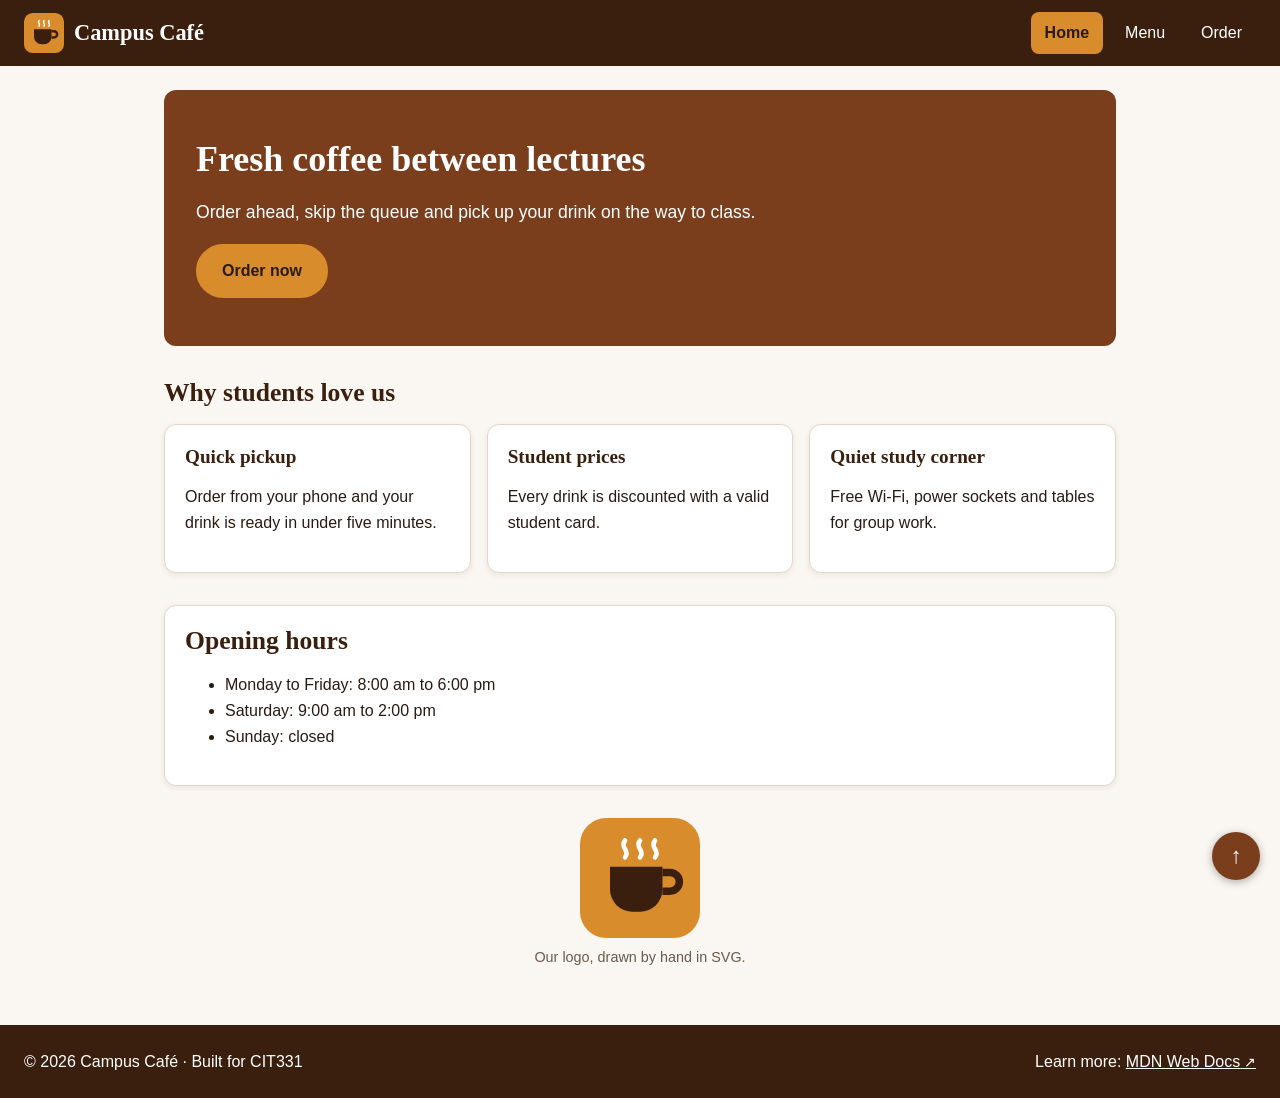
<file: index.html>
<!DOCTYPE html>
<html lang="en">
<head>
  <meta charset="UTF-8">
  <meta name="viewport" content="width=device-width, initial-scale=1.0">
  <meta name="description" content="Campus Café: fresh coffee, snacks and a quiet study space.">
  <title>Campus Café | Home</title>
  <link rel="stylesheet" href="css/styles.css">
</head>
<body id="top">
  <a class="skip-link" href="#main">Skip to main content</a>
 
  <header class="site-header">
    <a class="brand" href="index.html">
      <img src="images/logo.svg" alt="" width="40" height="40">
      <span>Campus Café</span>
    </a>
    <nav aria-label="Main">
      <ul class="nav-list">
        <li><a href="index.html" class="active" aria-current="page">Home</a></li>
        <li><a href="menu.html">Menu</a></li>
        <li><a href="order.html">Order</a></li>
      </ul>
    </nav>
  </header>
 
  <main id="main">
    <section class="hero">
      <h1>Fresh coffee between lectures</h1>
      <p>Order ahead, skip the queue and pick up your drink on the way to class.</p>
      <a class="btn" href="order.html">Order now</a>
    </section>
 
    <section class="highlights">
      <h2>Why students love us</h2>
      <div class="card-row">
        <article class="card">
          <h3>Quick pickup</h3>
          <p>Order from your phone and your drink is ready in under five minutes.</p>
        </article>
        <article class="card">
          <h3>Student prices</h3>
          <p>Every drink is discounted with a valid student card.</p>
        </article>
        <article class="card">
          <h3>Quiet study corner</h3>
          <p>Free Wi-Fi, power sockets and tables for group work.</p>
        </article>
      </div>
    </section>
 
    <aside class="card notice">
      <h2>Opening hours</h2>
      <ul>
        <li>Monday to Friday: <time datetime="08:00">8:00 am</time> to <time datetime="18:00">6:00 pm</time></li>
        <li>Saturday: <time datetime="09:00">9:00 am</time> to <time datetime="14:00">2:00 pm</time></li>
        <li>Sunday: closed</li>
      </ul>
    </aside>
 
    <figure class="logo-figure">
      <img src="images/logo.svg" alt="Campus Café logo: a coffee cup with steam" width="120" height="120">
      <figcaption>Our logo, drawn by hand in SVG.</figcaption>
    </figure>
  </main>
 
  <footer class="site-footer">
    <p>&copy; 2026 Campus Café &middot; Built for CIT331</p>
    <p>Learn more: <a href="https://developer.mozilla.org/" target="_blank" rel="noopener noreferrer">MDN Web Docs</a></p>
  </footer>
 
  <a class="back-to-top" href="#top" aria-label="Back to top">&uarr;</a>
</body>
</html>
</file>
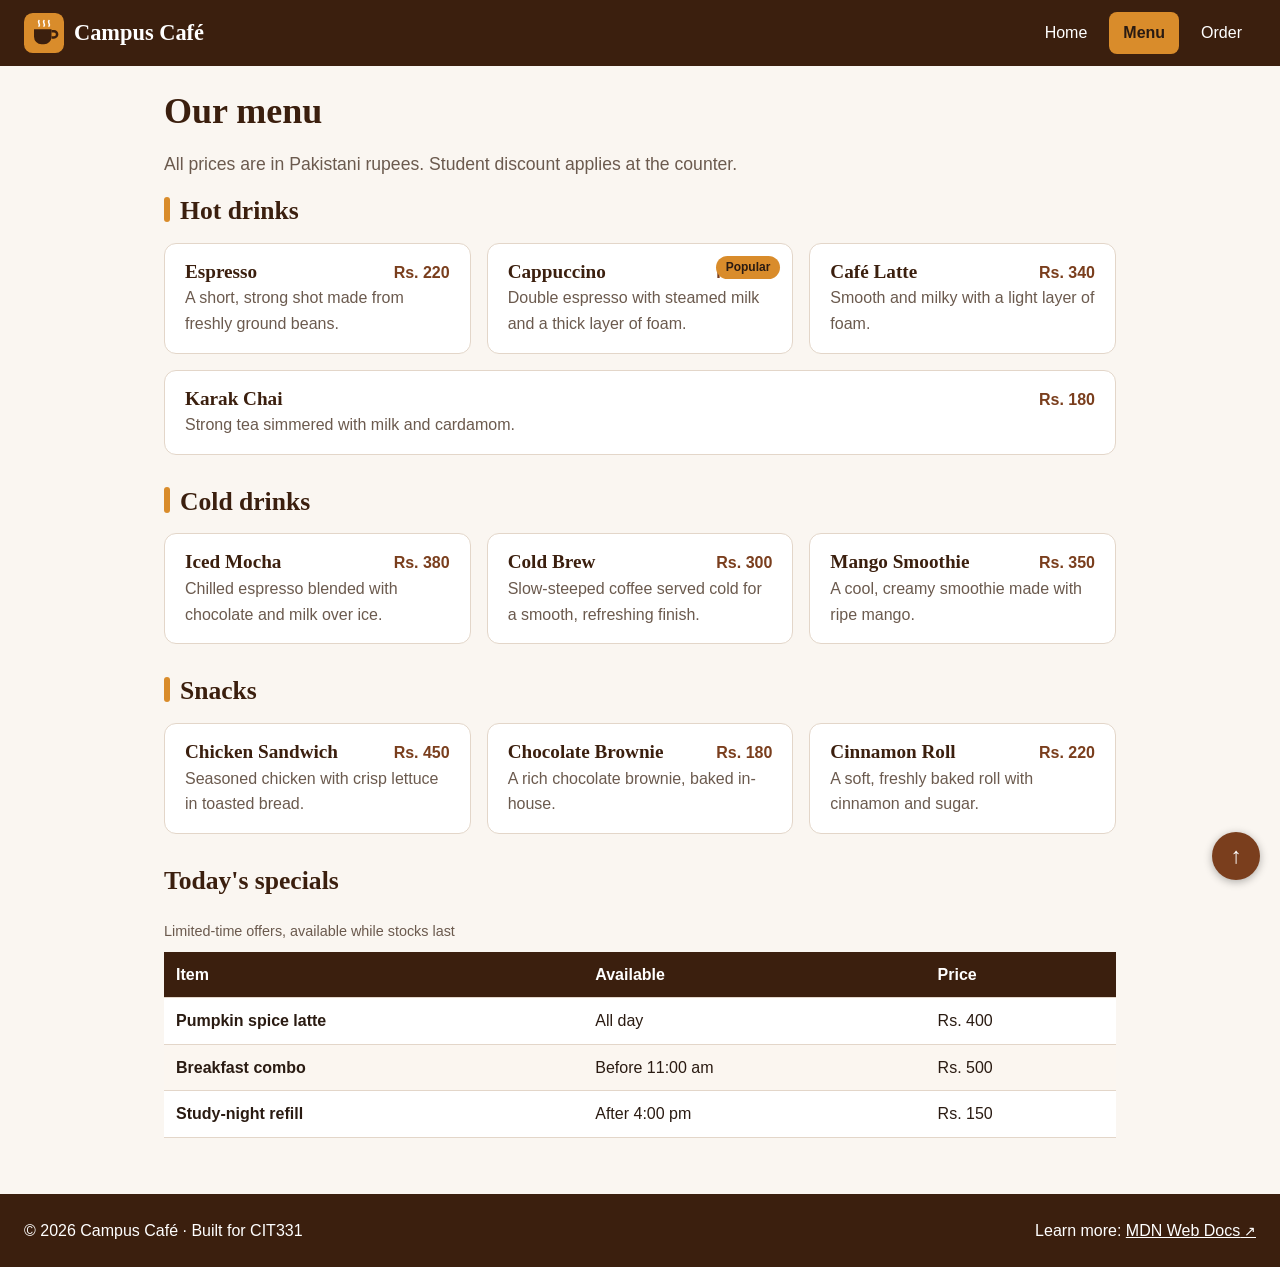
<file: menu.html>
<!DOCTYPE html>
<html lang="en">
<head>
  <meta charset="UTF-8">
  <meta name="viewport" content="width=device-width, initial-scale=1.0">
  <meta name="description" content="The Campus Café menu: hot drinks, cold drinks and snacks.">
  <title>Campus Café | Menu</title>
  <link rel="stylesheet" href="css/styles.css">
</head>
<body id="top">
  <a class="skip-link" href="#main">Skip to main content</a>
 
  <header class="site-header">
    <a class="brand" href="index.html">
      <img src="images/logo.svg" alt="" width="40" height="40">
      <span>Campus Café</span>
    </a>
    <nav aria-label="Main">
      <ul class="nav-list">
        <li><a href="index.html">Home</a></li>
        <li><a href="menu.html" class="active" aria-current="page">Menu</a></li>
        <li><a href="order.html">Order</a></li>
      </ul>
    </nav>
  </header>
 
  <main id="main">
    <h1>Our menu</h1>
    <p>All prices are in Pakistani rupees. Student discount applies at the counter.</p>
 
    <section class="menu-group">
      <h2>Hot drinks</h2>
      <div class="menu-list">
        <article class="menu-item">
          <div class="item-head">
            <h3>Espresso</h3>
            <span class="price">Rs. 220</span>
          </div>
          <p>A short, strong shot made from freshly ground beans.</p>
        </article>
        <article class="menu-item">
          <span class="badge">Popular</span>
          <div class="item-head">
            <h3>Cappuccino</h3>
            <span class="price">Rs. 320</span>
          </div>
          <p>Double espresso with steamed milk and a thick layer of foam.</p>
        </article>
        <article class="menu-item">
          <div class="item-head">
            <h3>Caf&eacute; Latte</h3>
            <span class="price">Rs. 340</span>
          </div>
          <p>Smooth and milky with a light layer of foam.</p>
        </article>
        <article class="menu-item">
          <div class="item-head">
            <h3>Karak Chai</h3>
            <span class="price">Rs. 180</span>
          </div>
          <p>Strong tea simmered with milk and cardamom.</p>
        </article>
      </div>
    </section>
 
    <section class="menu-group">
      <h2>Cold drinks</h2>
      <div class="menu-list">
        <article class="menu-item">
          <div class="item-head">
            <h3>Iced Mocha</h3>
            <span class="price">Rs. 380</span>
          </div>
          <p>Chilled espresso blended with chocolate and milk over ice.</p>
        </article>
        <article class="menu-item">
          <div class="item-head">
            <h3>Cold Brew</h3>
            <span class="price">Rs. 300</span>
          </div>
          <p>Slow-steeped coffee served cold for a smooth, refreshing finish.</p>
        </article>
        <article class="menu-item">
          <div class="item-head">
            <h3>Mango Smoothie</h3>
            <span class="price">Rs. 350</span>
          </div>
          <p>A cool, creamy smoothie made with ripe mango.</p>
        </article>
      </div>
    </section>

    <section class="menu-group">
      <h2>Snacks</h2>
      <div class="menu-list">
        <article class="menu-item">
          <div class="item-head">
            <h3>Chicken Sandwich</h3>
            <span class="price">Rs. 450</span>
          </div>
          <p>Seasoned chicken with crisp lettuce in toasted bread.</p>
        </article>
        <article class="menu-item">
          <div class="item-head">
            <h3>Chocolate Brownie</h3>
            <span class="price">Rs. 180</span>
          </div>
          <p>A rich chocolate brownie, baked in-house.</p>
        </article>
        <article class="menu-item">
          <div class="item-head">
            <h3>Cinnamon Roll</h3>
            <span class="price">Rs. 220</span>
          </div>
          <p>A soft, freshly baked roll with cinnamon and sugar.</p>
        </article>
      </div>
    </section>
 
    <section class="specials">
      <h2>Today's specials</h2>
      <div class="table-wrap">
        <table>
          <caption>Limited-time offers, available while stocks last</caption>
          <thead>
            <tr>
              <th scope="col">Item</th>
              <th scope="col">Available</th>
              <th scope="col">Price</th>
            </tr>
          </thead>
          <tbody>
            <tr><th scope="row">Pumpkin spice latte</th><td>All day</td><td>Rs. 400</td></tr>
            <tr><th scope="row">Breakfast combo</th><td>Before 11:00 am</td><td>Rs. 500</td></tr>
            <tr><th scope="row">Study-night refill</th><td>After 4:00 pm</td><td>Rs. 150</td></tr>
          </tbody>
        </table>
      </div>
    </section>
  </main>
 
  <footer class="site-footer">
    <p>&copy; 2026 Campus Caf&eacute; &middot; Built for CIT331</p>
    <p>Learn more: <a href="https://developer.mozilla.org/" target="_blank" rel="noopener noreferrer">MDN Web Docs</a></p>
  </footer>
 
  <a class="back-to-top" href="#top" aria-label="Back to top">&uarr;</a>
</body>
</html>
</file>
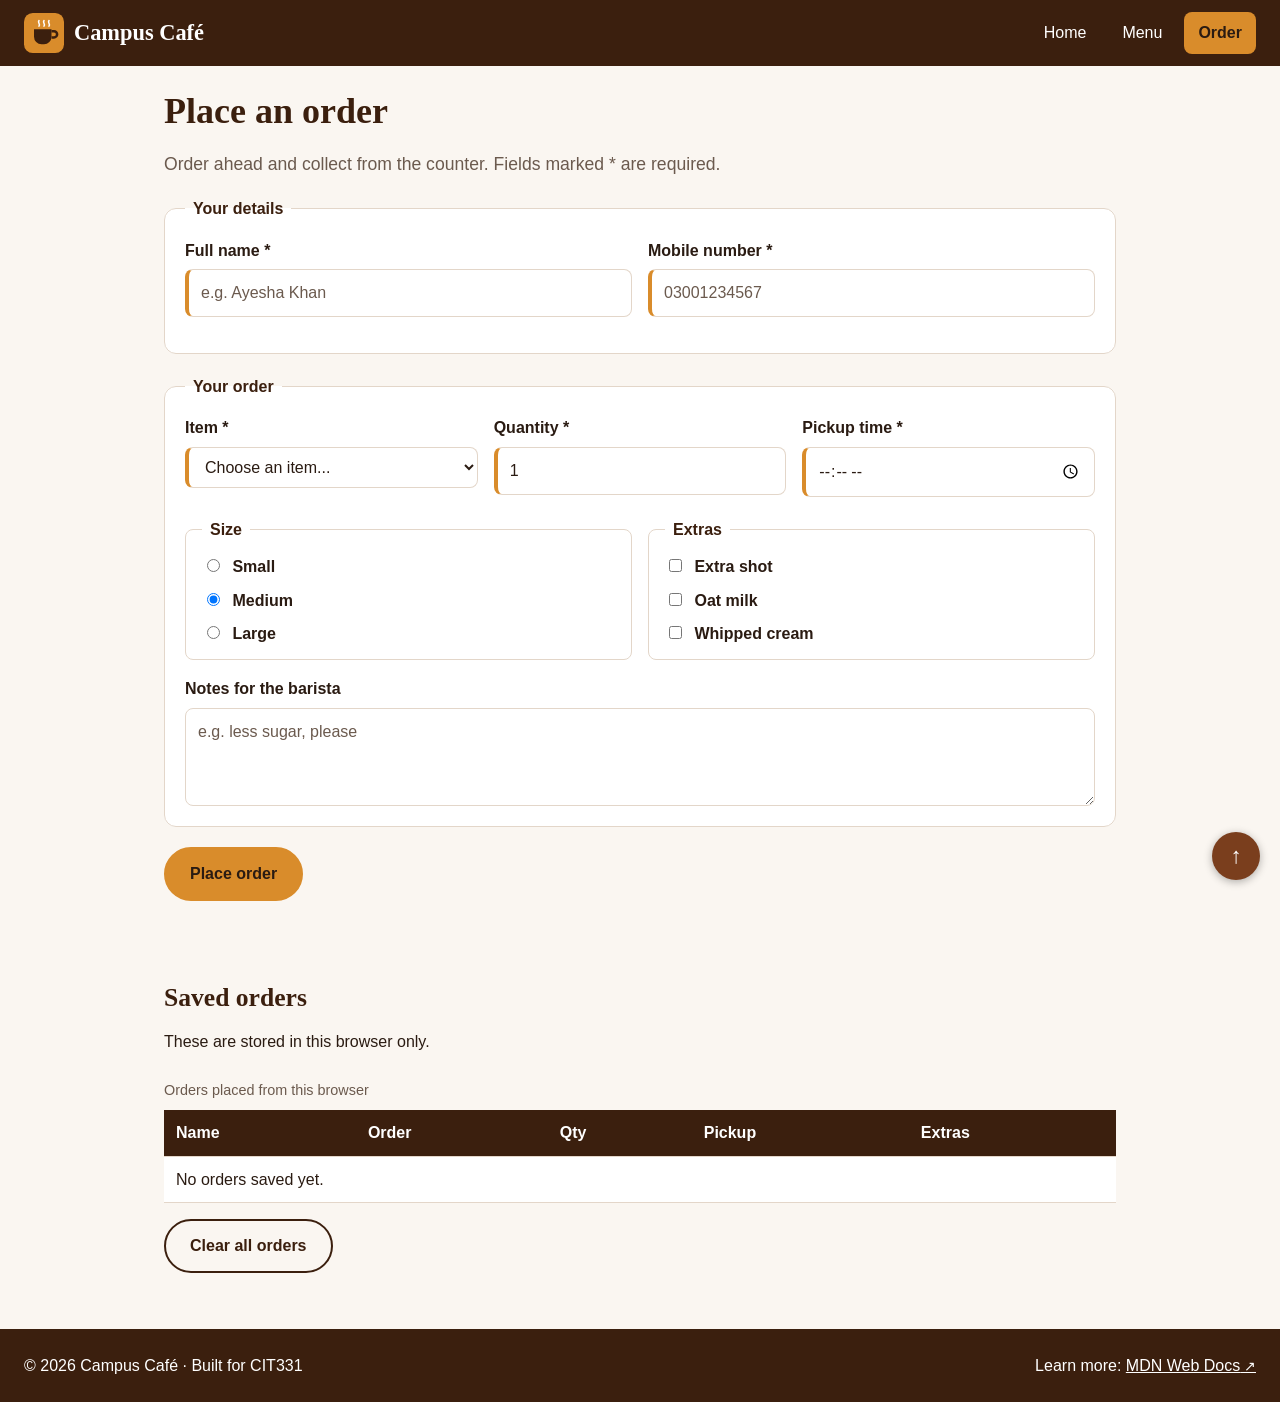
<file: order.html>
<!DOCTYPE html>
<html lang="en">
<head>
  <meta charset="UTF-8">
  <meta name="viewport" content="width=device-width, initial-scale=1.0">
  <meta name="description" content="Order ahead from Campus Café and collect at the counter.">
  <title>Campus Café | Order</title>
  <link rel="stylesheet" href="css/styles.css">
  <script src="js/order.js" defer></script>
</head>
<body id="top">
  <a class="skip-link" href="#main">Skip to main content</a>
 
  <header class="site-header">
    <a class="brand" href="index.html">
      <img src="images/logo.svg" alt="" width="40" height="40">
      <span>Campus Café</span>
    </a>
    <nav aria-label="Main">
      <ul class="nav-list">
        <li><a href="index.html">Home</a></li>
        <li><a href="menu.html">Menu</a></li>
        <li><a href="order.html" class="active" aria-current="page">Order</a></li>
      </ul>
    </nav>
  </header>
 
 <main id="main">
  <h1>Place an order</h1>
  <p>Order ahead and collect from the counter. Fields marked * are required.</p>
 
  <form id="order-form" action="#" method="post">
    <fieldset>
      <legend>Your details</legend>
      <div class="form-row">
        <div class="field">
          <label for="name">Full name *</label>
          <input type="text" id="name" name="name" required minlength="3"
                 maxlength="50" placeholder="e.g. Ayesha Khan" autocomplete="name">
        </div>
        <div class="field">
          <label for="phone">Mobile number *</label>
          <input type="tel" id="phone" name="phone" required pattern="03[0-9]{9}"
                 title="11 digits starting with 03, for example 03001234567"
                 placeholder="03001234567" autocomplete="tel">
        </div>
      </div>
    </fieldset>
 
    <fieldset>
      <legend>Your order</legend>
      <div class="form-row">
        <div class="field">
          <label for="item">Item *</label>
          <select id="item" name="item" required>
            <option value="" disabled selected>Choose an item...</option>
            <option>Espresso</option>
            <option>Cappuccino</option>
            <option>Caf&eacute; Latte</option>
            <option>Karak Chai</option>
            <option>Iced Mocha</option>
            <option>Cold Brew</option>
            <option>Mango Smoothie</option>
            <option>Chicken Sandwich</option>
            <option>Chocolate Brownie</option>
            <option>Cinnamon Roll</option>
          </select>
        </div>
        <div class="field">
          <label for="qty">Quantity *</label>
          <input type="number" id="qty" name="qty" required min="1" max="10" value="1">
        </div>
        <div class="field">
          <label for="pickup">Pickup time *</label>
          <input type="time" id="pickup" name="pickup" required min="08:00" max="18:00">
        </div>
      </div>
 
      <div class="form-row">
        <fieldset class="choice">
          <legend>Size</legend>
          <label><input type="radio" name="size" value="Small"> Small</label>
          <label><input type="radio" name="size" value="Medium" checked> Medium</label>
          <label><input type="radio" name="size" value="Large"> Large</label>
        </fieldset>
        <fieldset class="choice">
          <legend>Extras</legend>
          <label><input type="checkbox" name="extras" value="Extra shot"> Extra shot</label>
          <label><input type="checkbox" name="extras" value="Oat milk"> Oat milk</label>
          <label><input type="checkbox" name="extras" value="Whipped cream"> Whipped cream</label>
        </fieldset>
      </div>
 
      <div class="field">
        <label for="notes">Notes for the barista</label>
        <textarea id="notes" name="notes" rows="3" maxlength="200"
                  placeholder="e.g. less sugar, please"></textarea>
      </div>
    </fieldset>
 
    <button type="submit" class="btn">Place order</button>
    <p id="message" role="status" aria-live="polite"></p>
  </form>
 
  <section class="saved-orders">
    <h2>Saved orders</h2>
    <p>These are stored in this browser only.</p>
    <div class="table-wrap">
      <table>
        <caption>Orders placed from this browser</caption>
        <thead>
          <tr>
            <th scope="col">Name</th>
            <th scope="col">Order</th>
            <th scope="col">Qty</th>
            <th scope="col">Pickup</th>
            <th scope="col">Extras</th>
          </tr>
        </thead>
        <tbody id="orders-body"></tbody>
      </table>
    </div>
    <button type="button" id="clear-orders" class="btn btn-secondary">Clear all orders</button>
  </section>
</main>

  <footer class="site-footer">
    <p>&copy; 2026 Campus Café &middot; Built for CIT331</p>
    <p>Learn more: <a href="https://developer.mozilla.org/" target="_blank" rel="noopener noreferrer">MDN Web Docs</a></p>
  </footer>

  <a class="back-to-top" href="#top" aria-label="Back to top">&uarr;</a>
</body>
</html>
</file>
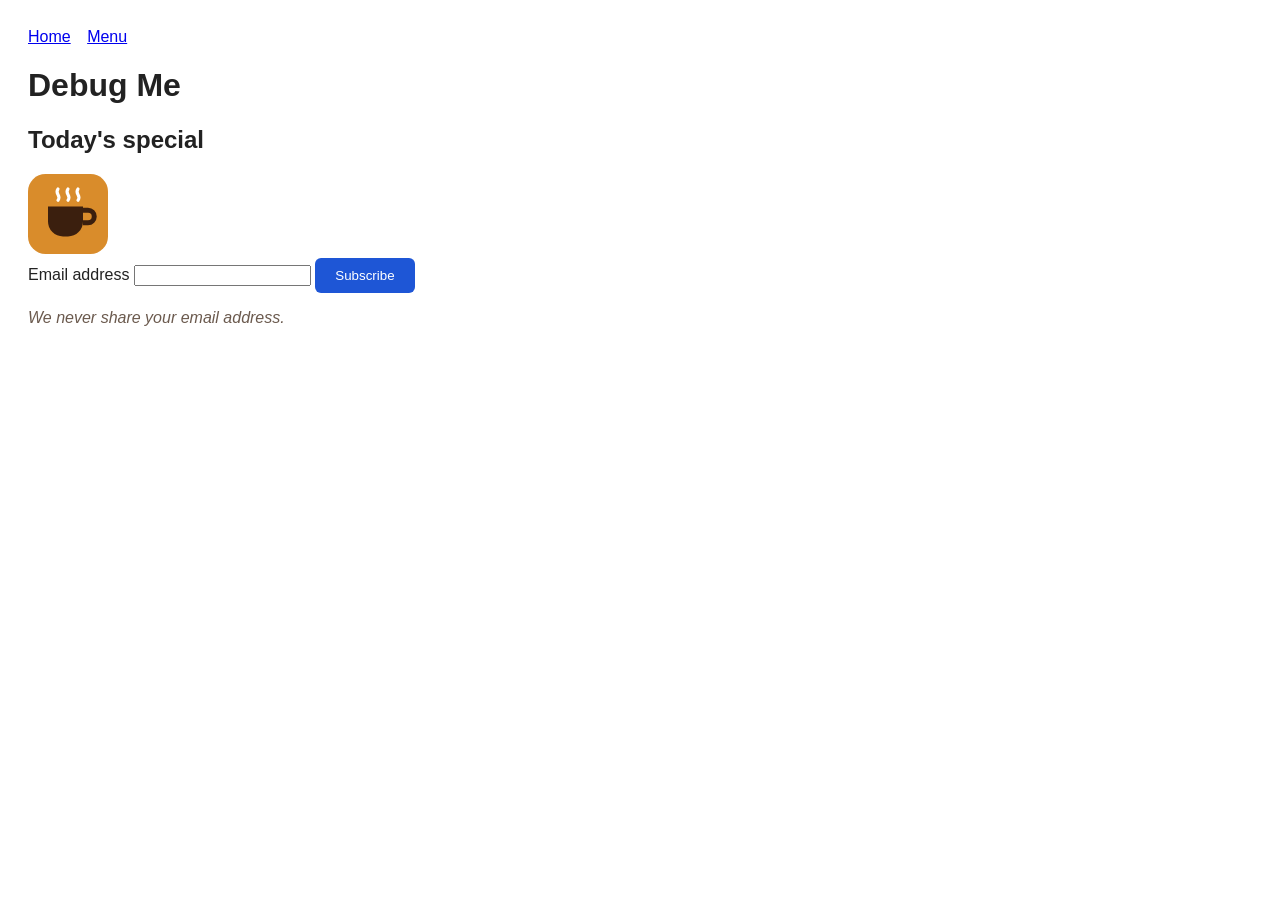
<file: debug/bugs.html>
<!DOCTYPE html>
<html lang="en">
<head>
  <meta charset="UTF-8">
  <meta name="viewport" content="width=device-width, initial-scale=1.0">
  <title>Debug Me</title>
  <link rel="stylesheet" href="bugs.css">
</head>
<body>
  <div class="menu">
    <a href="../index.html">Home</a>
    <a href="../menu.html">Menu</a>
  </div>
 
  <main>
    <h1>Debug Me</h1>
    <h2>Today's special</h2>
    <img src="../images/logo.svg" alt="Campus Café coffee cup logo" width="80" height="80">
 
    <form id="subscribe-form">
      <label for="email">Email address</label>
      <input type="email" id="email" name="email" required>
      <button class="btn" type="submit">Subscribe</button>
    </form>
    <p id="subscribe-status" role="status" aria-live="polite"></p>
 
    <p class="note">We never share your email address.</p>
  </main>
  <script>
    document.querySelector("#subscribe-form").addEventListener("submit", function (event) {
      event.preventDefault();
      document.querySelector("#subscribe-status").textContent =
        "Subscription is not available on this demo page.";
    });
  </script>
</body>
</html>
</file>
<file: css/styles.css>
/* ===== Campus Café: styles.css ===== */
 
/* ---------- 1. Reset, tokens and base typography ---------- */
*, *::before, *::after {
  box-sizing: border-box;
}
 
:root {
  --brand: #7a3e1d;
  --brand-dark: #3b1f0e;
  --accent: #d98c2b;
  --bg: #faf6f1;
  --surface: #ffffff;
  --text: #2a1b12;
  --muted: #6b5a4e;
  --border: #e3d6c9;
  --space: 16px;
  --radius: 12px;
}
 
body {
  margin: 0;
  font-family: "Segoe UI", Arial, sans-serif;
  font-size: 1rem;
  line-height: 1.6;
  color: var(--text);
  background: var(--bg);
}

/* ---------- 2. Headings, links, focus ---------- */
h1, h2, h3 {
  font-family: Georgia, "Times New Roman", serif;
  color: var(--brand-dark);
  line-height: 1.2;
}
h1 { font-size: 2.25rem; margin: 0 0 var(--space); }
h2 { font-size: 1.6rem;  margin: 0 0 var(--space); }
h3 { font-size: 1.2rem;  margin: 0 0 8px; }
 
a { color: var(--brand); }
a:hover {
  color: var(--brand-dark);
  text-decoration-thickness: 3px;
}
 
a:focus-visible,
button:focus-visible,
input:focus-visible,
select:focus-visible,
textarea:focus-visible {
  outline: 3px solid var(--brand);
  outline-offset: 3px;
}

/* ---------- 3. Page shell ---------- */
#main {
  max-width: 1000px;
  margin: 0 auto;
  padding: 24px;
}
main > section,
main > aside,
main > figure {
  margin: 0 0 32px;
}
h1 + p {
  font-size: 1.1rem;
  color: var(--muted);
}
 
/* ---------- 4. Header and navigation ---------- */
.site-header {
  background: var(--brand-dark);
  color: #fff;
  padding: 12px 24px;
}
.brand {
  color: #fff;
  text-decoration: none;
  font-family: Georgia, "Times New Roman", serif;
  font-size: 1.4rem;
  font-weight: 700;
}
.nav-list {
  list-style: none;
  margin: 12px 0 0;
  padding: 0;
}
.nav-list li { display: inline-block; }
.nav-list a {
  display: inline-block;
  color: #fff;
  text-decoration: none;
  padding: 8px 14px;
  border-radius: 8px;
}
.nav-list a:not(.active):hover {
  background: rgba(255, 255, 255, 0.18);
}
.nav-list a.active {
  background: var(--accent);
  color: var(--text);
  font-weight: 700;
}
 
/* ---------- 5. Footer ---------- */
.site-footer {
  background: var(--brand-dark);
  color: #fff;
  padding: 20px 24px;
}
.site-footer p { margin: 4px 0; }
.site-footer a { color: #fff; }

/* ---------- 6. Hero, buttons, cards ---------- */
.hero {
  background: var(--brand);
  color: #fff;
  padding: 48px 32px;
  border-radius: var(--radius);
}
.hero h1,
.hero p {
  color: #fff;
}
.hero h1 { margin-bottom: 12px; }
 
.btn {
  display: inline-block;
  background: var(--accent);
  color: var(--text);
  font: inherit;
  font-weight: 700;
  padding: 12px 24px;
  border: 2px solid var(--accent);
  border-radius: 999px;
  text-decoration: none;
  cursor: pointer;
}
.btn:hover {
  background: var(--brand-dark);
  border-color: var(--brand-dark);
  color: #fff;
}
.btn-secondary {
  background: transparent;
  color: var(--brand-dark);
  border-color: var(--brand-dark);
}
.btn-secondary:hover {
  background: var(--brand-dark);
  color: #fff;
}
 
.card {
  background: var(--surface);
  border: 1px solid var(--border);
  border-radius: var(--radius);
  padding: 20px;
  box-shadow: 0 2px 6px rgba(59, 31, 14, 0.08);
}
.logo-figure { text-align: center; }
figcaption { color: var(--muted); font-size: 0.9rem; }

/* ---------- 7. Menu, tables ---------- */
.menu-group h2::before {
  content: "";
  display: inline-block;
  width: 6px;
  height: 1em;
  margin-right: 10px;
  background: var(--accent);
  border-radius: 3px;
  vertical-align: -0.12em;
}
.menu-item {
  background: var(--surface);
  border: 1px solid var(--border);
  border-radius: var(--radius);
  padding: 16px 20px;
  margin-bottom: 16px;
}
.menu-item p { margin: 0; color: var(--muted); }
.item-head h3 { margin: 0; }
.price { font-weight: 700; color: var(--brand); }
 
table {
  width: 100%;
  border-collapse: collapse;
  background: var(--surface);
}
caption {
  text-align: left;
  padding: 8px 0;
  color: var(--muted);
  font-size: 0.9rem;
}
th, td {
  text-align: left;
  padding: 10px 12px;
  border-bottom: 1px solid var(--border);
}
thead th {
  background: var(--brand-dark);
  color: #fff;
}
tbody th { font-weight: 600; }
tbody tr:nth-child(even) { background: #fbf6f0; }
 
/* ---------- 8. Attribute selectors and pseudo-elements ---------- */
a[href^="http"]::after {
  content: " \2197";
  font-size: 0.85em;
}

/* ---------- 9. Forms ---------- */
form > fieldset {
  background: var(--surface);
  border: 1px solid var(--border);
  border-radius: var(--radius);
  padding: 16px 20px;
  margin: 0 0 20px;
}
legend {
  font-weight: 700;
  padding: 0 8px;
  color: var(--brand-dark);
}
label { font-weight: 600; }
 
input, select, textarea {
  font: inherit;
  width: 100%;
  padding: 10px 12px;
  border: 1px solid var(--border);
  border-radius: 8px;
  background: #fff;
  color: var(--text);
}
input[type="radio"],
input[type="checkbox"] {
  width: auto;
  margin-right: 8px;
}
input[required],
select[required] {
  border-left: 4px solid var(--accent);
}
input[placeholder]:not(:placeholder-shown):invalid {
  border-color: #b3261e;
}
::placeholder {
  color: var(--muted);
  opacity: 1;
}
#message {
  min-height: 1.6em;
  font-weight: 600;
  color: #0a6b50;
}

/* ---------- 10. Positioning ---------- */
 
/* sticky: stays at the top while the page scrolls */
.site-header {
  position: sticky;
  top: 0;
  z-index: 100;
}
 
/* absolute: placed inside its nearest positioned parent */
.menu-item { position: relative; }
.badge {
  position: absolute;
  top: 12px;
  right: 12px;
  background: var(--accent);
  color: var(--text);
  font-size: 0.75rem;
  font-weight: 700;
  padding: 2px 10px;
  border-radius: 999px;
}
 
/* fixed: stays in the corner of the screen */
.back-to-top {
  position: fixed;
  right: 20px;
  bottom: 20px;
  width: 48px;
  height: 48px;
  display: flex;
  align-items: center;
  justify-content: center;
  background: var(--brand);
  color: #fff;
  font-size: 1.4rem;
  text-decoration: none;
  border-radius: 50%;
  box-shadow: 0 2px 8px rgba(0, 0, 0, 0.3);
}
.back-to-top:hover { background: var(--brand-dark); color: #fff; }
 
/* skip link: parked off-screen until it gets keyboard focus */
.skip-link {
  position: absolute;
  left: -9999px;
  top: 0;
}
.skip-link:focus {
  left: 8px;
  top: 8px;
  z-index: 200;
  background: #fff;
  color: var(--brand-dark);
  padding: 8px 14px;
  border-radius: 8px;
}

/* ---------- 11. Flexbox: header, nav, footer ---------- */
.site-header {
  display: flex;
  flex-wrap: wrap;
  align-items: center;
  justify-content: space-between;
  gap: 12px;
}
.brand {
  display: flex;
  align-items: center;
  gap: 10px;
}
.nav-list {
  display: flex;
  gap: 8px;
  margin: 0;
}
 
.site-footer {
  display: flex;
  flex-wrap: wrap;
  align-items: center;
  justify-content: space-between;
  gap: 8px 24px;
}

/* ---------- 12. Flexbox: cards and menu ---------- */
.card-row {
  display: flex;
  flex-wrap: wrap;
  gap: 16px;
}
.card-row > .card {
  flex: 1 1 260px;
}
 
.menu-list {
  display: flex;
  flex-wrap: wrap;
  gap: 16px;
}
.menu-item {
  flex: 1 1 300px;
  margin-bottom: 0;
}
.item-head {
  display: flex;
  justify-content: space-between;
  align-items: baseline;
  gap: 12px;
}
 
/* keep the footer at the bottom of short pages */
body {
  min-height: 100vh;
  display: flex;
  flex-direction: column;
}
#main {
  width: 100%;
  flex: 1;
}

/* ---------- 13. Flexbox: form layout ---------- */
.form-row {
  display: flex;
  flex-wrap: wrap;
  gap: 16px;
  margin-bottom: 16px;
}
.form-row > .field,
.form-row > .choice {
  flex: 1 1 220px;
}
.field {
  display: flex;
  flex-direction: column;
  gap: 6px;
  margin-bottom: 4px;
}
 
fieldset.choice {
  display: flex;
  flex-direction: column;
  gap: 8px;
  margin: 0;
  border: 1px solid var(--border);
  border-radius: 8px;
  padding: 12px 16px;
}
 
.saved-orders { margin-top: 40px; }
.table-wrap { overflow-x: auto; margin-bottom: 16px; }

/* ---------- 14. Responsive ---------- */
img {
  max-width: 100%;
  height: auto;
}
 
@media (max-width: 768px) {
  h1 { font-size: 1.9rem; }
  #main { padding: 16px; }
  .hero { padding: 32px 20px; }
  .site-header { flex-direction: column; align-items: flex-start; }
}
 
@media (max-width: 480px) {
  .nav-list { flex-wrap: wrap; }
  .btn { display: block; width: 100%; text-align: center; }
  .site-footer { flex-direction: column; align-items: flex-start; }
}
</file>
<file: debug/bugs.css>
body {
  font-family: Arial, sans-serif;
  background: #ffffff;
  color: #222222;
  padding: 20px;
}
.menu a {
  margin-right: 12px;
}

.btn {
  background: #1e56d6;
  color: #ffffff;
  padding: 10px 20px;
  border: none;
  border-radius: 6px;
}

.btn:hover {
  background: #0b1f3a;
  cursor: pointer;
}

.note {
  font-style: italic;
  color: #6b5a4e;
}
</file>
